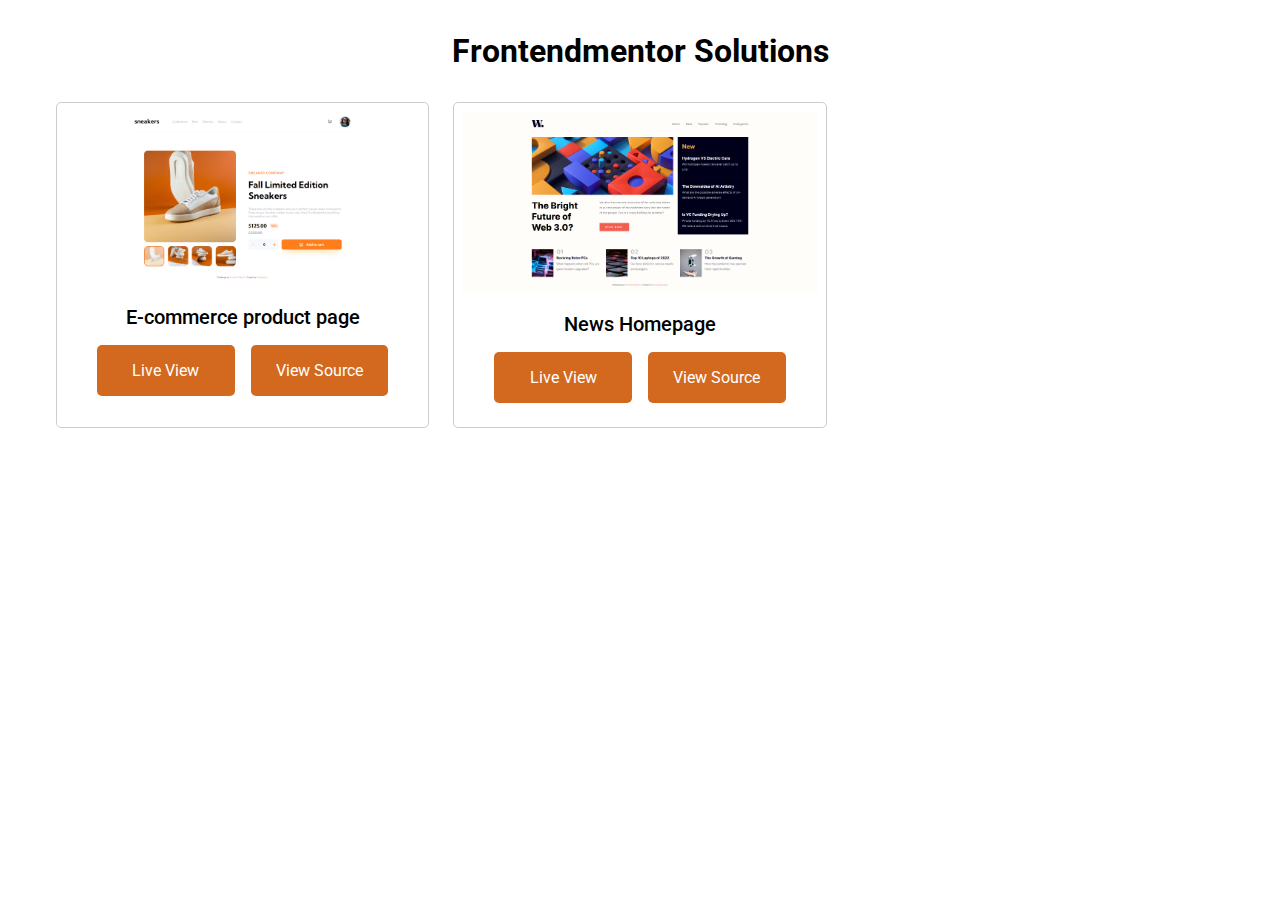
<file: index.html>
<!DOCTYPE html>
<html lang="en">

<head>
  <meta charset="UTF-8" />
  <meta http-equiv="X-UA-Compatible" content="IE=edge" />
  <meta name="viewport" content="width=device-width, initial-scale=1.0" />
  <title>Frontendmentor</title>
  <link rel="stylesheet" href="./style.css" />
</head>

<body>
  <h1>Frontendmentor Solutions</h1>
  <div class="container">
    <div class="grid-container">
      <div class="card">
        <div class="card-img">
          <img src="./images/product-page.png" alt="Product page" />
        </div>
        <div class="card-details">
          <p class="card-title">E-commerce product page</p>
          <div class="link-container">
            <a href="./projects/ecommerce-product-page/index.html" class="link" target="_blank">Live View</a>
            <a href="https://github.com/sourav73/frontendmentor_excercise/tree/main/projects/ecommerce-product-page"
              class="link" target="_blank">View Source</a>
          </div>
        </div>
      </div>
      <div class="card">
        <div class="card-img">
          <img src="./images/news-homepage.png" alt="News homepage" />
        </div>
        <div class="card-details">
          <p class="card-title">News Homepage</p>
          <div class="link-container">
            <a href="./projects/news-homepage/index.html" class="link" target="_blank">Live View</a>
            <a href="https://github.com/sourav73/frontendmentor_excercise/tree/main/projects/news-homepage" class="link"
              target="_blank">View Source</a>
          </div>
        </div>
      </div>
    </div>
  </div>
</body>

</html>
</file>
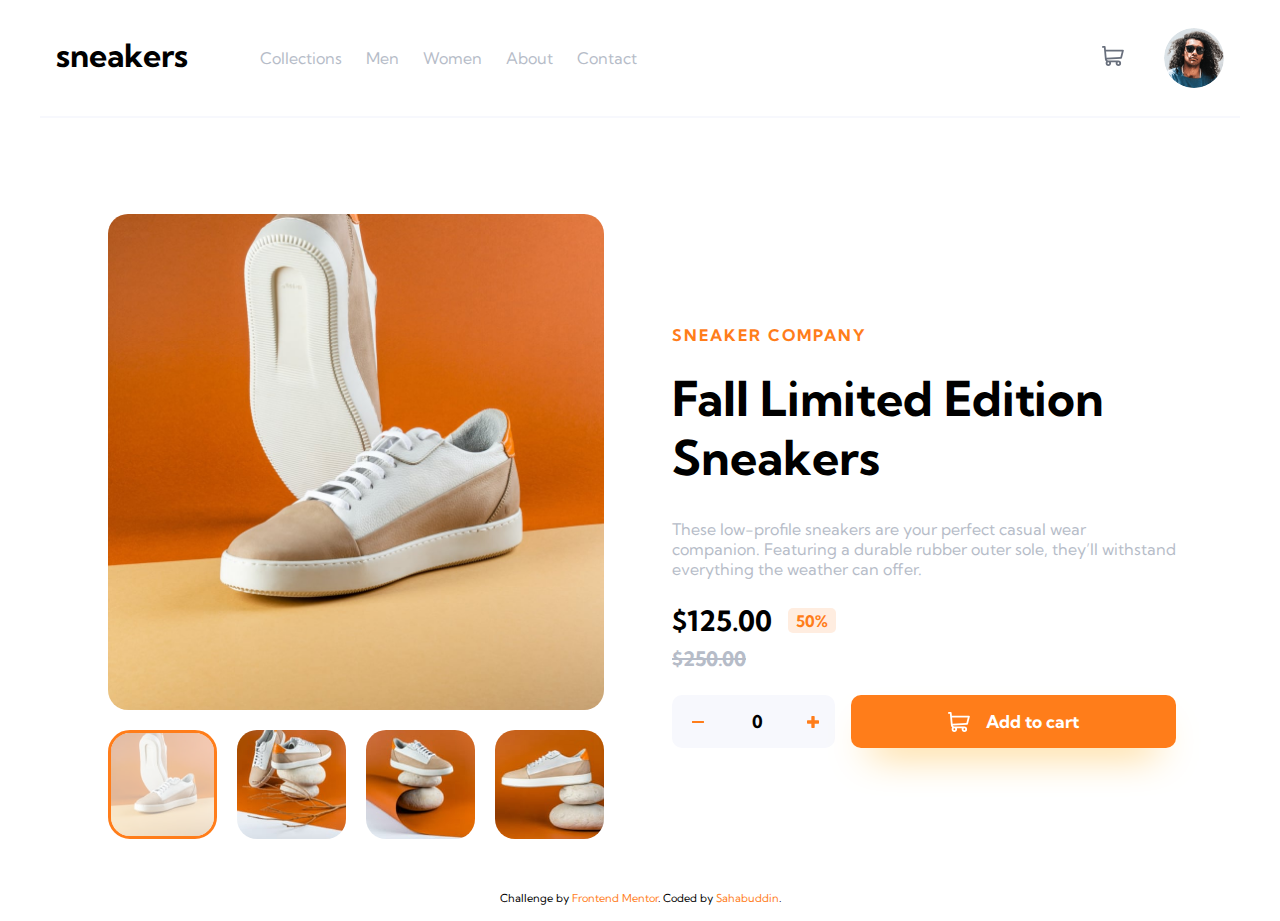
<file: ecommerce-product-page/index.html>
<!DOCTYPE html>
<html lang="en">

<head>
  <meta charset="UTF-8" />
  <meta name="viewport" content="width=device-width, initial-scale=1.0" />
  <link rel="icon" type="image/png" sizes="32x32" href="./images/favicon-32x32.png" />
  <title>Frontend Mentor | E-commerce product page</title>
  <link rel="stylesheet" href="./swiper-bundle.min.css" />
  <link rel="stylesheet" href="./style.css" />
</head>

<body>
  <header class="header">
    <nav class="header__nav container">
      <div class="header__link-content">
        <div class="header__brand">
          <button class="burger" aria-label="Menu">
            <img src="./images/icon-menu.svg" alt="Menu" />
          </button>
          <a href="#">sneakers</a>
        </div>
        <!-- .header__brand -->
        <div class="header__main-nav-container">
          <ul class="header__main-nav">
            <li>
              <button class="close" aria-label="Close">
                <img src="./images/icon-close.svg" alt="Close menu" />
              </button>
            </li>
            <li><a href="#">Collections</a></li>
            <li><a href="#">Men</a></li>
            <li><a href="#">Women</a></li>
            <li><a href="#">About</a></li>
            <li><a href="#">Contact</a></li>
          </ul>
        </div>
        <!-- .header__main-nav -->
      </div>
      <!-- .header__link-content -->
      <div class="header__user">
        <div class="header__cart">
          <button class="cart-btn" aria-label="Cart">
            <svg width="22" height="20" xmlns="http://www.w3.org/2000/svg">
              <path
                d="M20.925 3.641H3.863L3.61.816A.896.896 0 0 0 2.717 0H.897a.896.896 0 1 0 0 1.792h1l1.031 11.483c.073.828.52 1.726 1.291 2.336C2.83 17.385 4.099 20 6.359 20c1.875 0 3.197-1.87 2.554-3.642h4.905c-.642 1.77.677 3.642 2.555 3.642a2.72 2.72 0 0 0 2.717-2.717 2.72 2.72 0 0 0-2.717-2.717H6.365c-.681 0-1.274-.41-1.53-1.009l14.321-.842a.896.896 0 0 0 .817-.677l1.821-7.283a.897.897 0 0 0-.87-1.114ZM6.358 18.208a.926.926 0 0 1 0-1.85.926.926 0 0 1 0 1.85Zm10.015 0a.926.926 0 0 1 0-1.85.926.926 0 0 1 0 1.85Zm2.021-7.243-13.8.81-.57-6.341h15.753l-1.383 5.53Z"
                fill="#69707D" fill-rule="nonzero" />
            </svg>
            <span class="header__cart-quantity">2</span>
          </button>
          <div class="header__cart-content">
            <p>Cart</p>
            <div class="cart-items">
              <p class="empty">Your cart is empty.</p>
              <div class="cart-item">
                <div class="item-image">
                  <img src="./images/image-product-1-thumbnail.jpg" alt="product" />
                </div>
                <div class="item-details">
                  <a href="#" class="item-title">Fall Limited Edition Sneakers</a>
                  <div class="item-price">
                    <span class="quantity">$125 x 3</span><span class="total">$375.00</span>
                  </div>
                </div>
                <button class="delete-item" aria-label="Delete">
                  <svg width="14" height="16" xmlns="http://www.w3.org/2000/svg"
                    xmlns:xlink="http://www.w3.org/1999/xlink">
                    <defs>
                      <path
                        d="M0 2.625V1.75C0 1.334.334 1 .75 1h3.5l.294-.584A.741.741 0 0 1 5.213 0h3.571a.75.75 0 0 1 .672.416L9.75 1h3.5c.416 0 .75.334.75.75v.875a.376.376 0 0 1-.375.375H.375A.376.376 0 0 1 0 2.625Zm13 1.75V14.5a1.5 1.5 0 0 1-1.5 1.5h-9A1.5 1.5 0 0 1 1 14.5V4.375C1 4.169 1.169 4 1.375 4h11.25c.206 0 .375.169.375.375ZM4.5 6.5c0-.275-.225-.5-.5-.5s-.5.225-.5.5v7c0 .275.225.5.5.5s.5-.225.5-.5v-7Zm3 0c0-.275-.225-.5-.5-.5s-.5.225-.5.5v7c0 .275.225.5.5.5s.5-.225.5-.5v-7Zm3 0c0-.275-.225-.5-.5-.5s-.5.225-.5.5v7c0 .275.225.5.5.5s.5-.225.5-.5v-7Z"
                        id="a" />
                    </defs>
                    <use fill="#C3CAD9" fill-rule="nonzero" xlink:href="#a" />
                  </svg>
                </button>
              </div>
            </div>
            <a href="#" class="checkout-btn">Checkout</a>
          </div>
          <!-- .header__cart-content -->
        </div>
        <a href="#" class="header__user-image"><img src="./images/image-avatar.png" alt="user" /></a>
        <!-- .header__cart -->
      </div>
      <!-- .header__user -->
    </nav>
    <!-- .header__nav -->
  </header>
  <!-- .header -->
  <main class="product">
    <div class="container">
      <div class="product__product-content">
        <div class="product__product-gallery">
          <div class="gallerySwiperContainer">
            <div class="swiper gallerySwiper">
              <div class="swiper-wrapper">
                <div class="swiper-slide">
                  <img src="./images/image-product-1.jpg" alt="product image 1" />
                </div>
                <div class="swiper-slide">
                  <img src="./images/image-product-2.jpg" alt="product image 2" />
                </div>
                <div class="swiper-slide">
                  <img src="./images/image-product-3.jpg" alt="product image 3" />
                </div>
                <div class="swiper-slide">
                  <img src="./images/image-product-4.jpg" alt="product image 4" />
                </div>
              </div>
            </div>
            <div class="swiper-button-next">
              <svg width="13" height="18" xmlns="http://www.w3.org/2000/svg">
                <path d="m2 1 8 8-8 8" stroke="#1D2026" stroke-width="3" fill="none" fill-rule="evenodd" />
              </svg>
            </div>
            <div class="swiper-button-prev">
              <svg width="12" height="18" xmlns="http://www.w3.org/2000/svg">
                <path d="M11 1 3 9l8 8" stroke="#1D2026" stroke-width="3" fill="none" fill-rule="evenodd" />
              </svg>
            </div>
          </div>
          <div class="swiper thumbSwiper">
            <div class="swiper-wrapper">
              <div class="swiper-slide">
                <img src="./images/image-product-1-thumbnail.jpg" alt="thumbnail" />
              </div>
              <div class="swiper-slide">
                <img src="./images/image-product-2-thumbnail.jpg" alt="thumbnail" />
              </div>
              <div class="swiper-slide">
                <img src="./images/image-product-3-thumbnail.jpg" alt="thumbnail" />
              </div>
              <div class="swiper-slide">
                <img src="./images/image-product-4-thumbnail.jpg" alt="thumbnail" />
              </div>
            </div>
          </div>
          <!-- Gallery Modal starts -->
          <div class="gallery-modal">
            <div class="modal-content">
              <button class="modal-close" aria-label="Close">
                <svg width="14" height="15" xmlns="http://www.w3.org/2000/svg">
                  <path
                    d="m11.596.782 2.122 2.122L9.12 7.499l4.597 4.597-2.122 2.122L7 9.62l-4.595 4.597-2.122-2.122L4.878 7.5.282 2.904 2.404.782l4.595 4.596L11.596.782Z"
                    fill="#fff" fill-rule="evenodd" />
                </svg>
              </button>
              <div class="modalGallerySwiper-container">
                <div class="swiper modalGallerySwiper">
                  <div class="swiper-wrapper">
                    <div class="swiper-slide">
                      <img src="./images/image-product-1.jpg" alt="product image 1" />
                    </div>
                    <div class="swiper-slide">
                      <img src="./images/image-product-2.jpg" alt="product image 2" />
                    </div>
                    <div class="swiper-slide">
                      <img src="./images/image-product-3.jpg" alt="product image 3" />
                    </div>
                    <div class="swiper-slide">
                      <img src="./images/image-product-4.jpg" alt="product image 4" />
                    </div>
                  </div>
                </div>
                <div class="swiper-button-next">
                  <svg width="13" height="18" xmlns="http://www.w3.org/2000/svg">
                    <path d="m2 1 8 8-8 8" stroke="#1D2026" stroke-width="3" fill="none" fill-rule="evenodd" />
                  </svg>
                </div>
                <div class="swiper-button-prev">
                  <svg width="12" height="18" xmlns="http://www.w3.org/2000/svg">
                    <path d="M11 1 3 9l8 8" stroke="#1D2026" stroke-width="3" fill="none" fill-rule="evenodd" />
                  </svg>
                </div>
              </div>
              <div class="swiper modalThumbSwiper">
                <div class="swiper-wrapper">
                  <div class="swiper-slide">
                    <img src="./images/image-product-1-thumbnail.jpg" alt="thumbnail" />
                  </div>
                  <div class="swiper-slide">
                    <img src="./images/image-product-2-thumbnail.jpg" alt="thumbnail" />
                  </div>
                  <div class="swiper-slide">
                    <img src="./images/image-product-3-thumbnail.jpg" alt="thumbnail" />
                  </div>
                  <div class="swiper-slide">
                    <img src="./images/image-product-4-thumbnail.jpg" alt="thumbnail" />
                  </div>
                </div>
              </div>
            </div>
            <!-- .modal-content -->
          </div>
          <!-- .gallery-modal -->
          <!-- Gallery Modal ends -->
        </div>
        <!-- .product__product-gallery -->
        <div class="product__product-details">
          <div class="title">
            <h6>Sneaker Company</h6>
            <h1>Fall Limited Edition Sneakers</h1>
          </div>
          <!-- .title -->
          <div class="details">
            <p>
              These low-profile sneakers are your perfect casual wear
              companion. Featuring a durable rubber outer sole, they’ll
              withstand everything the weather can offer.
            </p>
          </div>
          <!-- .details -->
          <div class="price">
            <p class="discounted">$125.00 <span>50%</span></p>
            <p class="original">$250.00</p>
          </div>
          <!-- .price -->
          <div class="cart">
            <form>
              <div class="quantity">
                <button class="decrease" type="button" aria-label="Decrease">
                  <svg width="20px" height="20px" viewBox="0 0 20 20" xmlns="http://www.w3.org/2000/svg">
                    <path
                      d="M16 10c0 .553-.048 1-.601 1H4.601C4.049 11 4 10.553 4 10c0-.553.049-1 .601-1H15.4c.552 0 .6.447.6 1z" />
                  </svg>
                </button>
                <input class="cart-quantity" name="quantity" type="text" value="0" readonly aria-label="Quantity" />
                <button class="increase" type="button" aria-label="Increase">
                  <svg width="12" height="12" xmlns="http://www.w3.org/2000/svg"
                    xmlns:xlink="http://www.w3.org/1999/xlink">
                    <defs>
                      <path
                        d="M12 7.023V4.977a.641.641 0 0 0-.643-.643h-3.69V.643A.641.641 0 0 0 7.022 0H4.977a.641.641 0 0 0-.643.643v3.69H.643A.641.641 0 0 0 0 4.978v2.046c0 .356.287.643.643.643h3.69v3.691c0 .356.288.643.644.643h2.046a.641.641 0 0 0 .643-.643v-3.69h3.691A.641.641 0 0 0 12 7.022Z"
                        id="b" />
                    </defs>
                    <use fill="#FF7E1B" fill-rule="nonzero" xlink:href="#b" />
                  </svg>
                </button>
              </div>
              <button type="submit" aria-label="Submit">
                <svg width="22" height="20" xmlns="http://www.w3.org/2000/svg">
                  <path
                    d="M20.925 3.641H3.863L3.61.816A.896.896 0 0 0 2.717 0H.897a.896.896 0 1 0 0 1.792h1l1.031 11.483c.073.828.52 1.726 1.291 2.336C2.83 17.385 4.099 20 6.359 20c1.875 0 3.197-1.87 2.554-3.642h4.905c-.642 1.77.677 3.642 2.555 3.642a2.72 2.72 0 0 0 2.717-2.717 2.72 2.72 0 0 0-2.717-2.717H6.365c-.681 0-1.274-.41-1.53-1.009l14.321-.842a.896.896 0 0 0 .817-.677l1.821-7.283a.897.897 0 0 0-.87-1.114ZM6.358 18.208a.926.926 0 0 1 0-1.85.926.926 0 0 1 0 1.85Zm10.015 0a.926.926 0 0 1 0-1.85.926.926 0 0 1 0 1.85Zm2.021-7.243-13.8.81-.57-6.341h15.753l-1.383 5.53Z"
                    fill="#69707D" fill-rule="nonzero" />
                </svg>
                Add to cart
              </button>
            </form>
          </div>
          <!-- .cart -->
        </div>
        <!-- .product__product-details -->
      </div>
      <!-- .product__product-content -->
    </div>
    <!-- .container -->
  </main>
  <!-- .product -->
  <div class="attribution" role="none">
    Challenge by
    <a href="https://www.frontendmentor.io?ref=challenge" target="_blank">Frontend Mentor</a>. Coded by
    <a href="https://sahabuddin.netlify.app/" target="_blank">Sahabuddin</a>.
  </div>
  <script src="./swiper-bundle.min.js"></script>
  <script src="./script.js"></script>
</body>

</html>
</file>
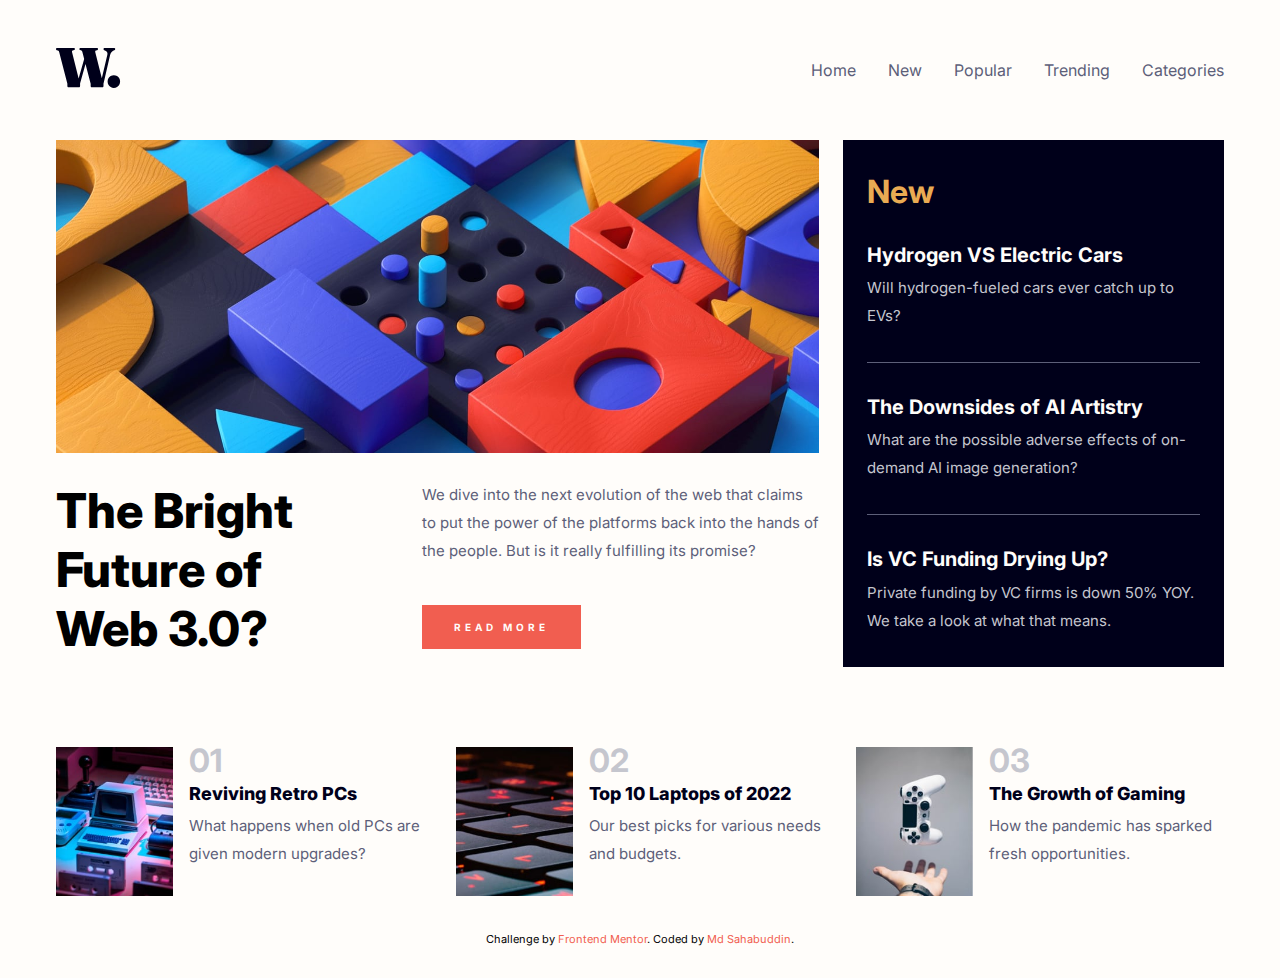
<file: projects/news-homepage/index.html>
<!DOCTYPE html>
<html lang="en">

<head>
  <meta charset="UTF-8">
  <meta name="viewport" content="width=device-width, initial-scale=1.0">
  <link rel="icon" type="image/png" sizes="32x32" href="./images/favicon-32x32.png">
  <title>Frontend Mentor | News homepage</title>
  <link rel="stylesheet" href="./style.css">
</head>

<body>
  <header>
    <nav class="max-width">
      <a href="#" class="brand">
        <img src="./images/logo.svg" alt="Brand">
      </a>
      <div class="nav-links-container">
        <ul class="nav-links">
          <li class="close"><button aria-label="Close"><img src="./images/icon-menu-close.svg" alt="Close"></button>
          </li>
          <li><a href="#">Home</a></li>
          <li><a href="#">New</a></li>
          <li><a href="#">Popular</a></li>
          <li><a href="#">Trending</a></li>
          <li><a href="#">Categories</a></li>
        </ul>
      </div>
      <button aria-label="Menu" class="menu"><img src="./images/icon-menu.svg" alt="Menu"></button>
    </nav>
  </header>
  <main>
    <section class="content">
      <div class="hero-container max-width">
        <div class="hero">
          <div class="hero-img">
            <picture>
              <source media="(min-width: 768px)" srcset="./images/image-web-3-desktop.jpg">
              <img src="./images/image-web-3-mobile.jpg" alt="Hero">
            </picture>
            <!-- <img src="./images/image-web-3-desktop.jpg" alt="Hero"> -->
          </div>
          <div class="hero-content">
            <h1 class="hero-title">The Bright Future of Web 3.0?</h1>
            <div class="hero-text">
              <p>We dive into the next evolution of the web that claims to put the power of the platforms back into the
                hands of the
                people.
                But is it really fulfilling its promise?</p>
              <a href="#">Read More</a>
            </div>
          </div>
        </div>
        <aside class="new">
          <h3>New</h3>
          <div class="new-content">
            <h4><a href="#">Hydrogen VS Electric Cars</a></h4>
            <p>Will hydrogen-fueled cars ever catch up to EVs?</p>
          </div>
          <hr>
          <div class="new-content">
            <h4><a href="#">The Downsides of AI Artistry</a></h4>
            <p>What are the possible adverse effects of on-demand AI image generation?</p>
          </div>
          <hr>
          <div class="new-content">
            <h4><a href="#">Is VC Funding Drying Up?</a></h4>
            <p>Private funding by VC firms is down 50% YOY. We take a look at what that means.</p>
          </div>
        </aside>
      </div>
      <div class="sub-news max-width">
        <div class="news">
          <div class="news-img">
            <img src="./images/image-retro-pcs.jpg" alt="news">
          </div>
          <div class="news-content">
            <p class="count">01</p>
            <h5><a href="#">Reviving Retro PCs</a></h5>
            <p>What happens when old PCs are given modern upgrades?</p>
          </div>
        </div>
        <div class="news">
          <div class="news-img">
            <img src="./images/image-top-laptops.jpg" alt="news">
          </div>
          <div class="news-content">
            <p class="count">02</p>
            <h5><a href="#">Top 10 Laptops of 2022</a></h5>
            <p>Our best picks for various needs and budgets.</p>
          </div>
        </div>
        <div class="news">
          <div class="news-img">
            <img src="./images/image-gaming-growth.jpg" alt="news">
          </div>
          <div class="news-content">
            <p class="count">03</p>
            <h5><a href="#">The Growth of Gaming</a></h5>
            <p>How the pandemic has sparked fresh opportunities.</p>
          </div>
        </div>
      </div>
    </section>
  </main>
  <div class="attribution">
    Challenge by <a href="https://www.frontendmentor.io?ref=challenge" target="_blank">Frontend Mentor</a>.
    Coded by <a href="https://sahabuddin.netlify.app/">Md Sahabuddin</a>.
  </div>
  <script src="./script.js"></script>
</body>

</html>
</file>
<file: style.css>
@import url("https://fonts.googleapis.com/css2?family=Roboto:wght@400;500;700&display=swap");
* {
  margin: 0;
  padding: 0;
  box-sizing: border-box;
  font-family: "Roboto", sans-serif;
}
h1 {
  text-align: center;
  margin-block: 2rem;
}
.container {
  max-width: 1200px;
  margin-inline: auto;
}
.grid-container {
  display: grid;
  grid-template-columns: repeat(3, 1fr);
  gap: 1.5rem;
  padding-inline: 1rem;
}
.card {
  position: relative;
  border-radius: 5px;
  border: 1px solid #ccc;
  padding: 0.5rem;
}
.card:hover {
  box-shadow: 0 0 5px rgba(0, 0, 0, 0.3);
}

.card-img img {
  width: 100%;
}

.card-details {
  margin-block: 1rem;
}
.card-title {
  font-size: 1.25rem;
  text-align: center;
  padding-bottom: 1rem;
  font-weight: 500;
}

.link-container {
  display: grid;
  grid-template-columns: repeat(2, 1fr);
  gap: 1rem;
  padding-inline: 2rem;
}

.link {
  display: inline-block;
  padding: 1rem;
  text-decoration: none;
  background: chocolate;
  color: white;
  border-radius: 5px;
  text-align: center;
  transition: 0.3s;
}

.link:hover {
  background: #bd601e;
}

@media (max-width: 1099px) {
  .grid-container {
    grid-template-columns: repeat(2, 1fr);
  }
}

@media (max-width: 767px) {
  .grid-container {
    grid-template-columns: 1fr;
  }
}
</file>
<file: ecommerce-product-page/style.css>
@import url("https://fonts.googleapis.com/css2?family=Kumbh+Sans:wght@400;700&display=swap");

:root {
  /* Primary colors */
  --orange: hsl(26, 100%, 55%);
  --pale-orange: hsl(25, 100%, 94%);

  /* Neutral colors */
  --very-dark-blue: hsl(220, 13%, 13%);
  --dark-grayish-blue: hsl(219, 9%, 45%);
  --grayish-blue: hsl(220, 14%, 75%);
  --light-grayish-blue: hsl(223, 64%, 98%);
  --white: hsl(0, 0%, 100%);
  --black: hsl(0, 0%, 0%);
}

* {
  box-sizing: border-box;
  margin: 0;
  padding: 0;
  font-family: "Kumbh Sans", sans-serif;
}

/* body {
  font-family: "Kumbh Sans", sans-serif;
} */

a {
  text-decoration: none;
}

img {
  display: block;
  width: 100%;
}

.container {
  max-width: 1200px;
  margin-inline: auto;
}

/* Navbar starts */
.header {
  position: sticky;
  top: 0;
  z-index: 99;
  background: var(--white);
}

.header__nav {
  display: flex;
  justify-content: space-between;
  align-items: center;
  padding-inline: 1rem;
  border-bottom: 2px solid var(--light-grayish-blue);
}
.header__link-content {
  display: flex;
  align-items: center;
  column-gap: 3rem;
}

.burger {
  cursor: pointer;
  background: transparent;
  border: none;
  margin-right: 0.7rem;
  display: none;
}

.header__brand {
  padding-bottom: 0.4rem;
}

.header__brand a {
  font-size: 2rem;
  font-weight: 700;
  color: var(--black);
}

.header__main-nav {
  list-style: none;
  display: flex;
  align-items: center;
  column-gap: 1.5rem;
}

.header__main-nav li {
  padding-block: 3rem;
  pointer-events: none;
}

.header__main-nav li a {
  pointer-events: auto;
  color: var(--grayish-blue);
}

.header__main-nav .close {
  background: transparent;
  border: none;
  cursor: pointer;
  display: none;
}

.header__main-nav li:hover {
  box-shadow: inset 0 -4px 0 0 var(--orange);
}

.header__main-nav li:hover a {
  color: var(--black);
}

.header__user {
  display: flex;
  align-items: center;
  column-gap: 2.5rem;
}

.header__cart {
  position: relative;
}

.header__cart .cart-btn {
  cursor: pointer;
  background: transparent;
  border: none;
  position: relative;
}
.header__cart .cart-btn:hover svg path {
  fill: var(--black);
}

.header__cart-quantity {
  position: absolute;
  top: -0.5rem;
  right: -0.65rem;
  background: var(--orange);
  color: var(--white);
  padding-inline: 0.45rem;
  border-radius: 10px;
  font-size: 0.7rem;
}

.header__cart-content {
  position: absolute;
  top: 3.5rem;
  left: 50%;
  transform: translateX(-50%);
  width: 22.5rem;
  background: var(--white);
  box-shadow: 0 10px 50px -10px rgba(0, 0, 0, 0.3);
  border-radius: 15px;
  display: none;
}

.header__cart-content.show {
  display: block;
}

.header__cart-content > p {
  font-weight: 700;
  padding: 1.5rem;
  border-bottom: 1px solid var(--light-grayish-blue);
}

.header__cart-content .cart-items {
  display: flex;
  justify-content: center;
  align-items: center;
  padding: 1.5rem;
}

.header__cart-content .cart-items .empty {
  color: var(--grayish-blue);
  font-weight: 700;
  padding-block: 4rem;
}

.header__cart-content .cart-item {
  display: grid;
  grid-template-columns: 44px auto 20px;
  gap: 1rem;
  align-content: center;
}

.header__cart-content .cart-item img {
  border-radius: 5px;
}

.header__cart-content .cart-item a {
  display: block;
  color: var(--grayish-blue);
  margin-bottom: 0.25rem;
}

.header__cart-content .cart-item .item-price .quantity {
  color: var(--grayish-blue);
  margin-right: 0.5rem;
}

.header__cart-content .cart-item .item-price .total {
  font-weight: 700;
}

.header__cart-content .cart-item .delete-item {
  cursor: pointer;
  border: none;
  background: transparent;
  justify-self: center;
  align-self: center;
}

.header__cart-content .cart-item .delete-item:hover path {
  fill: var(--orange);
}

.header__cart-content .checkout-btn {
  display: block;
  color: var(--white);
  background: var(--orange);
  padding: 1rem;
  border-radius: 10px;
  width: calc(100% - 3rem);
  margin-inline: auto;
  margin-bottom: 1.5rem;
  text-align: center;
  font-weight: 700;
}

.header__cart-content .checkout-btn:hover {
  opacity: 0.5;
}

.header__user-image img {
  height: 60px;
  width: 60px;
  border-radius: 50%;
  object-fit: cover;
}

.header__user-image:hover img {
  box-shadow: 0 0 0 2px var(--orange);
}
/* Navbar ends */

/* Product starts */
.product {
  margin-top: 6rem;
}

.product__product-content {
  display: grid;
  grid-template-columns: 1fr 1fr;
  column-gap: 4rem;
  align-items: center;
  padding-inline: 4rem;
}

.product__product-gallery {
  /* width: 100%; */
  overflow: hidden;
}
/* Swiper slider starts */
.swiper {
  width: 100%;
  height: 100%;
}

.gallerySwiper {
  cursor: pointer;
}

.swiper-button-next,
.swiper-button-prev {
  background: var(--white);
  height: 50px;
  width: 50px;
  border-radius: 50%;
  display: none;
}

.swiper-button-next:hover path,
.swiper-button-prev:hover path {
  stroke: var(--orange);
}

.swiper-button-prev svg {
  margin-right: 4px;
}

.swiper-button-next svg {
  margin-left: 2px;
}

.swiper-button-next::after,
.swiper-button-prev::after {
  content: "";
}

.swiper-slide {
  text-align: center;
  font-size: 18px;
  background: #fff;
  display: -webkit-box;
  display: -ms-flexbox;
  display: -webkit-flex;
  display: flex;
  -webkit-box-pack: center;
  -ms-flex-pack: center;
  -webkit-justify-content: center;
  justify-content: center;
  -webkit-box-align: center;
  -ms-flex-align: center;
  -webkit-align-items: center;
  align-items: center;
}

.swiper-slide img {
  display: block;
  width: 100%;
  height: 100%;
  object-fit: cover;
}

.swiper {
  width: 100%;
  height: 300px;
  margin-left: auto;
  margin-right: auto;
}

.swiper-slide {
  background-size: cover;
  background-position: center;
}

.gallerySwiper {
  height: 80%;
  width: 100%;
  padding-inline: 0.25rem;
}

.thumbSwiper {
  height: 20%;
  box-sizing: border-box;
  padding: 20px 0;
  padding-inline: 0.25rem;
}

.thumbSwiper .swiper-slide {
  width: 25%;
  height: 100%;
  position: relative;
}

.thumbSwiper .swiper-slide:hover:not(.swiper-slide-thumb-active)::before {
  cursor: pointer;
  content: "";
  position: absolute;
  top: 0;
  left: 0;
  height: 100%;
  width: 100%;
  background: rgba(255, 255, 255, 0.4);
  border-radius: 20px;
}

.thumbSwiper .swiper-slide-thumb-active {
  position: relative;
  border-radius: 22px;
  border: 3px solid var(--orange);
}

.thumbSwiper .swiper-slide-thumb-active::before {
  content: "";
  position: absolute;
  top: 0;
  left: 0;
  height: 100%;
  width: 100%;
  background: rgba(255, 255, 255, 0.6);
  border-radius: 20px;
}

.swiper-slide img {
  display: block;
  width: 100%;
  height: 100%;
  border-radius: 20px;
  object-fit: cover;
}
/* Modal slider */
.gallery-modal {
  position: fixed;
  top: 0;
  right: 0;
  left: 0;
  bottom: 0;
  background: rgba(0, 0, 0, 0.7);
  z-index: 99;
  display: none;
}

.gallery-modal.show {
  display: block;
}

.modal-content {
  position: absolute;
  top: 50%;
  left: 50%;
  transform: translate(-50%, -50%);
  max-width: 600px;
  width: 70%;
  /* height: 75%; */
}

.modal-close {
  background: transparent;
  border: none;
  position: absolute;
  top: -2rem;
  right: 0;
  cursor: pointer;
}

.modal-close:hover path {
  fill: var(--orange);
}

.modalGallerySwiper-container {
  position: relative;
  height: 65%;
}

.modalGallerySwiper {
  height: 100%;
}

.modalThumbSwiper {
  height: 15%;
  width: 80%;
  margin-top: 1.25rem;
  padding-bottom: 0.25rem;
}

.gallery-modal .swiper-slide {
  background: transparent;
}

.gallery-modal .swiper-button-next,
.gallery-modal .swiper-button-prev {
  display: flex;
}

.gallery-modal .swiper-button-next {
  right: -1.5rem;
}
.gallery-modal .swiper-button-prev {
  left: -1.5rem;
}

.gallery-modal .modalThumbSwiper .swiper-slide {
  position: relative;
}

.gallery-modal
  .modalThumbSwiper
  .swiper-slide:hover:not(.swiper-slide-thumb-active)::before {
  cursor: pointer;
  content: "";
  position: absolute;
  top: 0;
  left: 0;
  height: 100%;
  width: 100%;
  background: rgba(255, 255, 255, 0.4);
  border-radius: 20px;
}

.gallery-modal .modalThumbSwiper .swiper-slide-thumb-active {
  position: relative;
  border-radius: 24px;
  border: 3px solid var(--orange);
}
.gallery-modal .modalThumbSwiper .swiper-slide-thumb-active::before {
  content: "";
  position: absolute;
  top: 0;
  left: 0;
  height: 100%;
  width: 100%;
  background: rgba(255, 255, 255, 0.6);
  border-radius: 20px;
}
/* Swiper slider ends */
.product__product-details .title h6 {
  color: var(--orange);
  text-transform: uppercase;
  font-size: 1rem;
  letter-spacing: 2px;
  margin-bottom: 1.5rem;
}

.product__product-details .title h1 {
  font-size: 3rem;
  font-weight: 700;
  margin-bottom: 2rem;
}

.product__product-details .details p {
  color: var(--grayish-blue);
  margin-bottom: 1.5rem;
}

.product__product-details .price .discounted {
  font-size: 1.75rem;
  font-weight: 700;
  display: flex;
  align-items: center;
  margin-bottom: 0.5rem;
}

.product__product-details .price .discounted span {
  background: var(--pale-orange);
  margin-left: 1rem;
  padding-inline: 0.5rem;
  padding-block: 0.15rem;
  border-radius: 5px;
  font-size: 1rem;
  color: var(--orange);
}

.product__product-details .price .original {
  font-size: 1.25rem;
  font-weight: 700;
  color: var(--grayish-blue);
  text-decoration: line-through;
  margin-bottom: 1.5rem;
}

.product__product-details .cart form {
  display: grid;
  grid-template-columns: 1fr 2fr;
  gap: 1rem;
}

.product__product-details .cart form .quantity {
  display: flex;
  padding: 1rem;
  background: var(--light-grayish-blue);
  border-radius: 10px;
}

.product__product-details .cart form .quantity button {
  border: none;
  background: transparent;
  cursor: pointer;
  display: flex;
  align-items: center;
}

.product__product-details .cart form .quantity button path {
  fill: var(--orange);
}

.product__product-details .cart form .quantity button:hover {
  opacity: 0.5;
}

.product__product-details .cart form .quantity input {
  border: none;
  outline: none;
  text-align: center;
  background: transparent;
  font-size: 1.1rem;
  font-weight: 700;
  width: 100%;
}

.product__product-details .cart form button[type="submit"] {
  border: none;
  border-radius: 10px;
  background: var(--orange);
  cursor: pointer;
  display: flex;
  align-items: center;
  justify-content: center;
  column-gap: 1rem;
  font-size: 1.1rem;
  font-weight: 700;
  color: var(--white);
  box-shadow: 0 20px 40px -20px orange;
  padding: 1rem;
}

.product__product-details .cart form button[type="submit"] svg path {
  fill: var(--white);
}

.product__product-details .cart form button[type="submit"]:hover {
  opacity: 0.5;
  box-shadow: none;
}
/* Product ends */

/* Attribution */
.attribution {
  font-size: 11px;
  text-align: center;
  margin-top: 2rem;
  margin-bottom: 1rem;
}
.attribution a {
  color: var(--orange);
}

@media (max-width: 1299px) {
  .header__cart-content {
    transform: translateX(-70%);
  }
}

@media (max-width: 767px) {
  .header__nav {
    padding-block: 1rem;
  }
  .burger {
    display: inline;
  }
  .header__main-nav-container {
    position: fixed;
    top: 0;
    left: 0;
    z-index: 100;
    height: 100%;
    width: 100%;
    background: rgba(0, 0, 0, 0.3);
    transform: translateX(-100%);
    transition: all 0.3s;
  }
  .header__main-nav-container.show {
    transform: translateX(0);
  }
  .header__main-nav {
    height: 100%;
    width: 60%;
    background: var(--white);
    flex-direction: column;
    align-items: flex-start;
    padding-left: 1rem;
  }
  .header__main-nav .close {
    display: block;
    margin-bottom: 2rem;
  }
  .header__main-nav li {
    padding-block: 1rem;
    pointer-events: unset;
  }
  .header__main-nav li:hover {
    box-shadow: unset;
  }

  .header__main-nav li a {
    color: var(--black);
    font-weight: 700;
  }

  .header__main-nav li:hover a {
    color: var(--black);
  }
  .header__user-image img {
    height: 30px;
    width: 30px;
  }

  .product {
    margin-top: 0;
  }
  .product__product-content {
    grid-template-columns: 1fr;
    padding-inline: 0;
  }

  .gallerySwiperContainer {
    position: relative;
  }

  .gallerySwiperContainer .swiper-button-next,
  .gallerySwiperContainer .swiper-button-prev {
    display: flex;
  }

  .gallerySwiper {
    padding-inline: 0;
    pointer-events: none;
  }

  .thumbSwiper {
    display: none;
  }

  .swiper-slide img {
    border-radius: 0;
  }

  .product__product-details {
    padding: 1.5rem;
  }

  .product__product-details .title h6 {
    font-size: 0.75rem;
    margin-bottom: 1rem;
  }

  .product__product-details .title h5 {
    font-size: 2rem;
    margin-bottom: 1.25rem;
  }

  .product__product-details .price {
    display: flex;
    justify-content: space-between;
    align-items: center;
    margin-bottom: 1.25rem;
  }

  .product__product-details .price .discounted,
  .product__product-details .price .original {
    margin-bottom: 0;
  }

  .product__product-details .price .original {
    font-size: 1rem;
  }

  .product__product-details .cart form {
    grid-template-columns: 1fr;
  }
}

@media (max-width: 575px) {
  .header__cart-content {
    position: fixed;
    top: 5.5rem;
    left: 50%;
    right: 0;
    transform: translateX(-50%);
    width: 95%;
  }
}
</file>
<file: projects/news-homepage/style.css>
@import url("https://fonts.googleapis.com/css2?family=Inter:wght@400;500;700;800&display=swap");
:root {
  --soft-orange: hsl(35, 77%, 62%);
  --soft-red: hsl(5, 85%, 63%);
  --off-white: hsl(36, 100%, 99%);
  --grayish-blue: hsl(233, 8%, 79%);
  --dark-grayish-blue: hsl(236, 13%, 42%);
  --very-dark-blue: hsl(240, 100%, 5%);
}

/* Global styles starts */
* {
  margin: 0;
  padding: 0;
  box-sizing: border-box;
  font-family: "Inter", sans-serif;
}

body {
  background: var(--off-white);
}

a {
  text-decoration: none;
  transition: 0.3s;
}

p {
  color: var(--dark-grayish-blue);
  font-size: 15px;
  line-height: 1.75rem;
}

button {
  background: none;
  border: none;
  cursor: pointer;
}

img {
  width: 100%;
}

.max-width {
  max-width: 1200px;
  margin-inline: auto;
}
/* Global styles ends */

/* Navbar starts */
header nav {
  display: flex;
  justify-content: space-between;
  align-items: center;
  padding: 3rem 1rem;
}

header nav .nav-links {
  position: relative;
  list-style: none;
  display: flex;
  align-items: center;
  gap: 2rem;
  transition: 0.3s;
}

header nav .nav-links li a {
  color: var(--dark-grayish-blue);
}

header nav .nav-links li a:hover {
  color: var(--soft-orange);
}

.close {
  display: none;
}

.menu {
  display: none;
}
/* Navbar ends */

/* Hero starts */
.hero-container {
  display: grid;
  grid-template-columns: 2fr 1fr;
  gap: 1.5rem;
  padding-inline: 1rem;
  margin-bottom: 5rem;
}

.hero-img {
  margin-bottom: 1.5rem;
}

.hero-content {
  display: grid;
  grid-template-columns: 4fr 5fr;
  gap: 3rem;
}

.hero-title {
  font-size: 3rem;
  font-weight: 800;
}

.hero-text a {
  display: inline-block;
  background: var(--soft-red);
  padding: 1rem 2rem;
  text-transform: uppercase;
  letter-spacing: 4px;
  color: var(--off-white);
  font-size: 10px;
  font-weight: 700;
  margin-top: 2.5rem;
}

.hero-text a:hover {
  background: var(--very-dark-blue);
}

aside {
  background: var(--very-dark-blue);
  padding: 2rem 1.5rem;
}

aside h3 {
  color: var(--soft-orange);
  font-size: 2rem;
  margin-bottom: 2rem;
}

aside hr {
  border: none;
  height: 1px;
  background: var(--dark-grayish-blue);
  margin-block: 2rem;
}

aside .new-content h4 a {
  display: inline-block;
  font-size: 1.25rem;
  color: var(--off-white);
  margin-bottom: 0.45rem;
}

aside .new-content h4 a:hover {
  color: var(--soft-orange);
}

aside .new-content p {
  color: var(--grayish-blue);
}
/* Hero ends */

/* News starts */
.sub-news {
  display: grid;
  grid-template-columns: repeat(3, 1fr);
  gap: 2rem;
  padding-inline: 1rem;
}

.news {
  display: grid;
  grid-template-columns: 1fr 2fr;
  gap: 1rem;
}

.news .news-content .count {
  font-size: 2rem;
  color: var(--grayish-blue);
  font-weight: 700;
  margin-bottom: 0.5rem;
}

.news .news-content h5 a {
  display: inline-block;
  font-size: 1.125rem;
  font-weight: 800;
  color: var(--very-dark-blue);
  margin-bottom: 0.5rem;
}

.news .news-content h5 a:hover {
  color: var(--soft-red);
}
/* News ends */
.attribution {
  font-size: 11px;
  text-align: center;
  margin-block: 2rem;
}
.attribution a {
  color: var(--soft-red);
}

@media (max-width: 767px) {
  header nav {
    padding: 1.5rem 1rem;
  }

  header nav .nav-links-container {
    position: fixed;
    top: 0;
    bottom: 0;
    left: 0;
    right: 0;
    z-index: 98;
    background: rgba(0, 0, 0, 0.3);
    transform: translateX(100%);
  }

  header nav .nav-links-container.show {
    transform: translateX(0);
  }

  header nav .nav-links {
    position: fixed;
    top: 0;
    right: 0;
    height: 100%;
    width: 70%;
    transform: translateX(100%);
    background: var(--off-white);
    flex-direction: column;
    padding-top: 11rem;
    align-items: flex-start;
    padding-left: 1.5rem;
    z-index: 99;
  }

  header nav .nav-links-container.show .nav-links {
    transform: translateX(0);
  }

  header nav .nav-links li a {
    color: var(--very-dark-blue);
    font-weight: 500;
    font-size: 1.125rem;
  }

  .close {
    display: block;
    position: absolute;
    top: 1.5rem;
    right: 1.5rem;
  }
  .menu {
    display: block;
  }

  .hero-container {
    grid-template-columns: 1fr;
    gap: 3rem;
    margin-bottom: 3rem;
  }

  .hero-img {
    margin-bottom: 1rem;
  }

  .hero-content {
    grid-template-columns: 1fr;
    gap: 1rem;
  }

  .hero-text a {
    margin-top: 1rem;
  }

  .sub-news {
    grid-template-columns: 1fr;
  }
}
</file>
